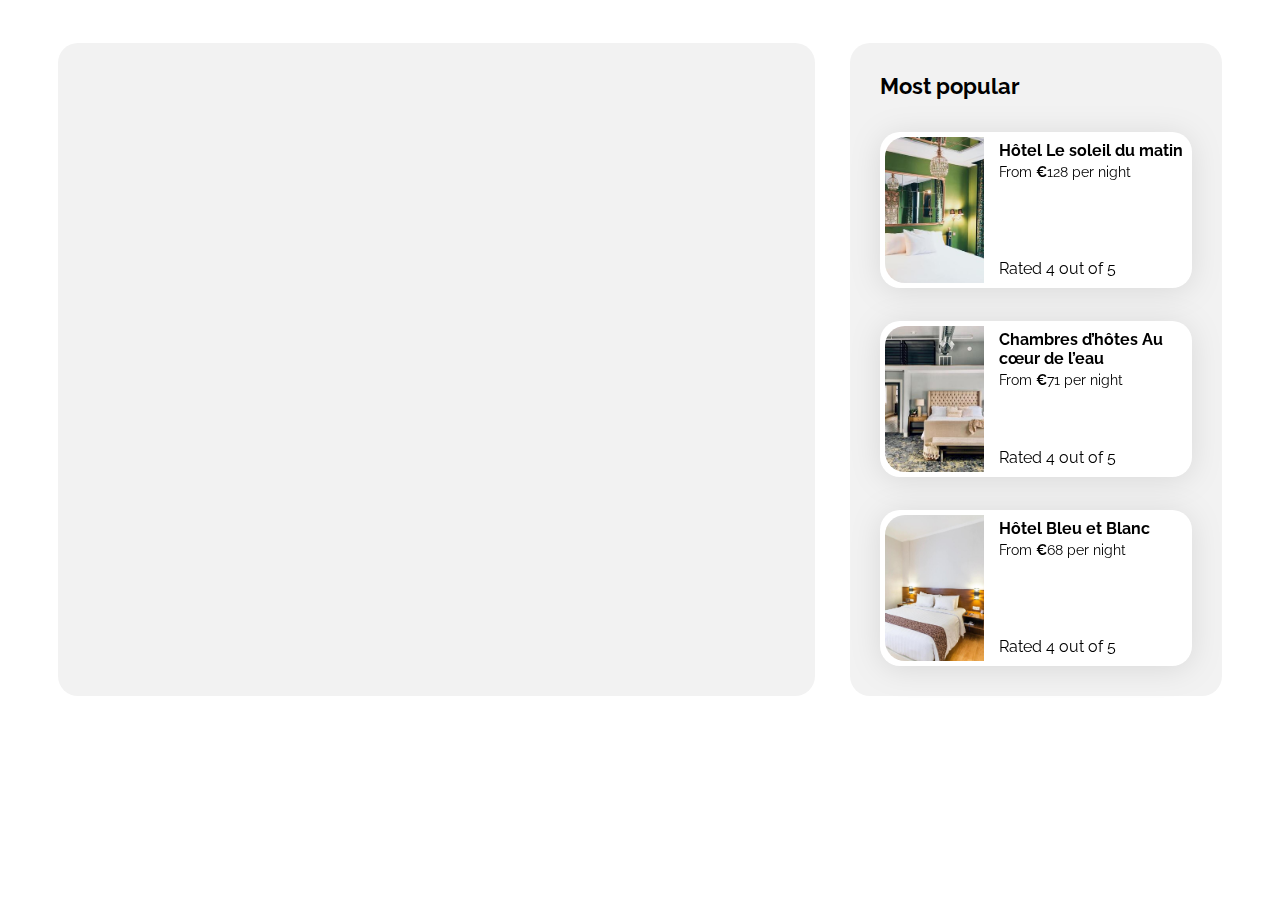
<file: index.html>
<!DOCTYPE html>
<html lang="en">

<head>
    <meta charset="UTF-8">
    <meta name="viewport" content="width=device-width, initial-scale=1.0">
    <title>Booki</title>
    <link rel="preconnect" href="https://fonts.googleapis.com">
    <link rel="preconnect" href="https://fonts.gstatic.com" crossorigin>
    <link href="https://fonts.googleapis.com/css2?family=Raleway:wght@400;500;700&display=swap" rel="stylesheet">
    <link rel="stylesheet" href="https://cdnjs.cloudflare.com/ajax/libs/font-awesome/6.2.1/css/all.min.css"
        integrity="sha512-MV7K8+y+gLIBoVD59lQIYicR65iaqukzvf/nwasF0nqhPay5w/9lJmVM2hMDcnK1OnMGCdVK+iQrJ7lzPJQd1w=="
        crossorigin="anonymous" referrerpolicy="no-referrer" />
    <link rel="stylesheet" href="./css/style.css">
</head>

<body>
    <div class="main-container">
        <header></header>
        <main>
            <div class="accommodation-and-popular">
                <section class="accommodation">

                </section>
                <section class="popular">
                    <div class="popular-title">
                        <h2 class="section-title">Most popular</h2>
                        <i class="fa-solid fa-chart-line" aria-hidden="true"></i>
                    </div>
                    <div class="popular-cards">
                        <article class="card">
                            <img src="./images/accommodation/emile-guillemot.jpg" alt="Image of hotel room showing bed">
                            <div class="card-content">
                                <div class="card-txt">
                                    <h3 class="card-title">Hôtel Le soleil du matin</h3>
                                    <p class="card-subtitle">From <span class="euro">€</span>128 per night</p>
                                </div>
                                <div class="card-rating">
                                    <i class="fa-xs fa-solid fa-star" aria-hidden="true"></i>
                                    <i class="fa-xs fa-solid fa-star" aria-hidden="true"></i>
                                    <i class="fa-xs fa-solid fa-star" aria-hidden="true"></i>
                                    <i class="fa-xs fa-solid fa-star" aria-hidden="true"></i>
                                    <i class="fa-xs fa-regular fa-star" aria-hidden="true"></i>
                                    <span class="sr-only">Rated 4 out of 5</span>
                                </div>
                            </div>
                        </article>
                        <article class="card">
                            <img src="./images/accommodation/aw-creative.jpg" alt="Image of hotel room showing bed">
                            <div class="card-content">
                                <div class="card-txt">
                                    <h3 class="card-title">Chambres d’hôtes Au cœur de l’eau</h3>
                                    <p class="card-subtitle">From <span class="euro">€</span>71 per night</p>
                                </div>
                                <div class="card-rating">
                                    <i class="fa-xs fa-solid fa-star" aria-hidden="true"></i>
                                    <i class="fa-xs fa-solid fa-star" aria-hidden="true"></i>
                                    <i class="fa-xs fa-solid fa-star" aria-hidden="true"></i>
                                    <i class="fa-xs fa-solid fa-star" aria-hidden="true"></i>
                                    <i class="fa-xs fa-regular fa-star" aria-hidden="true"></i>
                                    <span class="sr-only">Rated 4 out of 5</span>
                                </div>
                            </div>
                        </article>
                        <article class="card">
                            <img src="./images/accommodation/febrian-zakaria2.jpg" alt="Image of hotel room showing bed">
                            <div class="card-content">
                                <div class="card-txt">
                                    <h3 class="card-title">Hôtel Bleu et Blanc</h3>
                                    <p class="card-subtitle">From <span class="euro">€</span>68 per night</p>
                                </div>
                                <div class="card-rating">
                                    <i class="fa-xs fa-solid fa-star" aria-hidden="true"></i>
                                    <i class="fa-xs fa-solid fa-star" aria-hidden="true"></i>
                                    <i class="fa-xs fa-solid fa-star" aria-hidden="true"></i>
                                    <i class="fa-xs fa-solid fa-star" aria-hidden="true"></i>
                                    <i class="fa-xs fa-regular fa-star" aria-hidden="true"></i>
                                    <span class="sr-only">Rated 4 out of 5</span>
                                </div>
                            </div>
                        </article>
                    </div>
                </section>
            </div>
        </main>
        <footer></footer>
    </div>
</body>

</html>
</file>
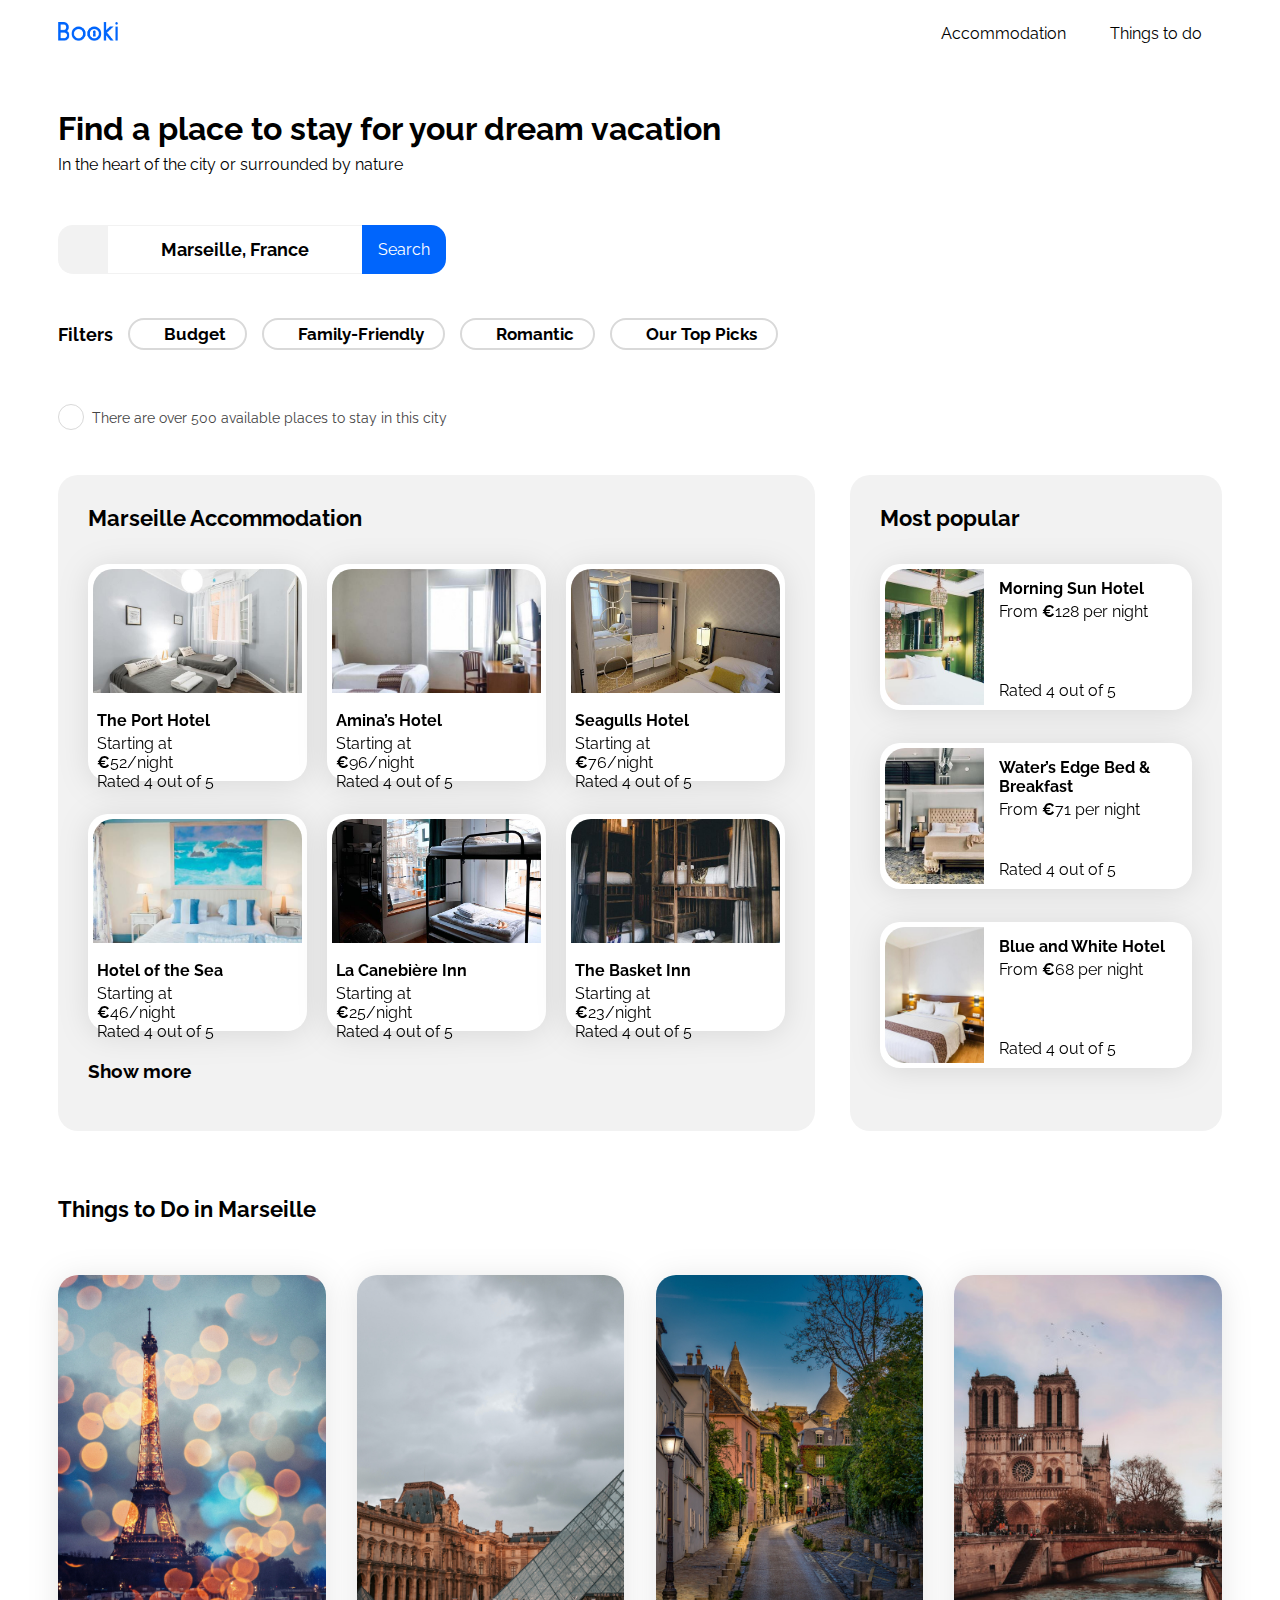
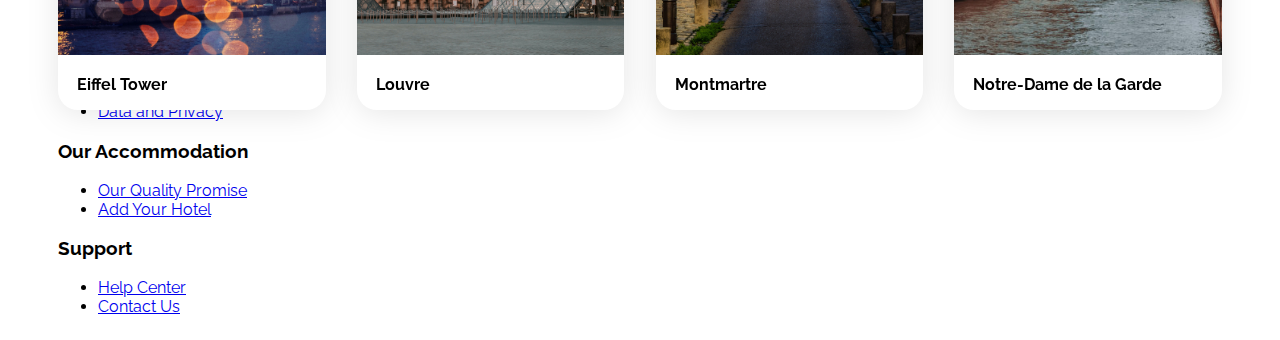
<file: Project-02/index.html>
<!DOCTYPE html>
<html lang="en">
<head>
    <meta charset="UTF-8">
    <meta name="viewport" content="width=device-width, initial-scale=1.0">
    <title>Booki</title>
    <link rel="preconnect" href="https://fonts.googleapis.com">
    <link rel="preconnect" href="https://fonts.gstatic.com" crossorigin>
    <link href="https://fonts.googleapis.com/css2?family=Raleway:wght@400;500;700&display=swap" rel="stylesheet">
    <link rel="stylesheet" href="https://cdnjs.cloudflare.com/ajax/libs/font-awesome/6.2.1/css/all.min.css"
        integrity="sha512-MV7K8+y+gLIBoVD59lQIYicR65iaqukzvf/nwasF0nqhPay5w/9lJmVM2hMDcnK1OnMGCdVK+iQrJ7lzPJQd1w=="
        crossorigin="anonymous" referrerpolicy="no-referrer" />
    <link rel="stylesheet" href="./css/style.css">
</head>
<body>
    <div class="main-container">
        <header>
            <div>
                <img  class="logo" src="images/logo/Booki.png" alt="Logo image">
            </div>
            <nav>
                <ul class="main-nav">
                    <li><a href="index.html#accommodation-anchor">Accommodation</a></li>
                    <li><a href="index.html#things-anchor">Things to do</a></li>
                </ul>
            </nav>
        </header>
        <main>
            <section class="search-and-filter">
                <header class="search-header">
                    <h1>Find a place to stay for your dream vacation</h1>
                    <p>In the heart of the city or surrounded by nature</p>
                </header>
                <form class="search-form" action="#" method="get">
                    <div class="input-icon">
                        <i class="fa-solid fa-location-dot" aria-hidden="true"></i>
                    </div>
                    <input type="text" name="location" value="Marseille, France" aria-label="Search by location">
                    <button type="submit">Search</button>
                </form>
                <div class="filters">
                    <span class="filters-label">Filters</span>
                    <button class="filter-btn"><i class="fa-solid fa-money-bill-wave" aria-hidden="true"></i>Budget</button>
                    <button class="filter-btn"><i class="fa-solid fa-person" aria-hidden="true"></i> Family-Friendly</button>
                    <button class="filter-btn"><i class="fa-solid fa-heart" aria-hidden="true"></i>Romantic</button>
                    <button class="filter-btn"><i class="fa-solid fa-fire" aria-hidden="true"></i>Our Top Picks</button>
                </div>
                <div class="search-info">
                    <i class="fa-solid fa-info" aria-hidden="true"></i>
                    <p>There are over 500 available places to stay in this city</p>
                </div>
            </section>
            <div class="accommodation-and-popular" id="accommodation-anchor">
                <section class="accommodation">
                    <div class="accommodation-title">
                        <h2 class="section-title">Marseille Accommodation</h2>
                    </div>
                    <div class="accommodation-cards">
                        <article class="card">
                            <a href="#" class="card-link">
                                <img src="./images/accommodation/fred-kleber.jpg" alt="Image of hotel room showing bed">
                                <div class="card-content">
                                    <div class="card-txt">
                                        <h3 class="card-title">The Port Hotel</h3>
                                        <p class="card-subtitle">Starting at <span class="euro">€</span>52/night</p>
                                    </div>
                                    <div class="card-rating">
                                        <i class="fa-xs fa-solid fa-star" aria-hidden="true"></i>
                                        <i class="fa-xs fa-solid fa-star" aria-hidden="true"></i>
                                        <i class="fa-xs fa-solid fa-star" aria-hidden="true"></i>
                                        <i class="fa-xs fa-solid fa-star" aria-hidden="true"></i>
                                        <i class="fa-xs fa-regular fa-star" aria-hidden="true"></i>
                                        <span class="sr-only">Rated 4 out of 5</span>
                                    </div>
                                </div>
                            </a>
                        </article>
                        <article class="card">
                            <a href="#" class="card-link">
                                <img src="./images/accommodation/febrian-zakaria.jpg" alt="Image of hotel room showing bed">
                                <div class="card-content">
                                    <div class="card-txt">
                                        <h3 class="card-title">Amina’s Hotel</h3>
                                        <p class="card-subtitle">Starting at <span class="euro">€</span>96/night</p>
                                    </div>
                                    <div class="card-rating">
                                        <i class="fa-xs fa-solid fa-star" aria-hidden="true"></i>
                                        <i class="fa-xs fa-solid fa-star" aria-hidden="true"></i>
                                        <i class="fa-xs fa-solid fa-star" aria-hidden="true"></i>
                                        <i class="fa-xs fa-solid fa-star" aria-hidden="true"></i>
                                        <i class="fa-xs fa-regular fa-star" aria-hidden="true"></i>
                                        <span class="sr-only">Rated 4 out of 5</span>
                                    </div>
                                </div>
                            </a>
                        </article>
                        <article class="card">
                            <a href="#" class="card-link">
                                <img src="./images/accommodation/reisetopia.jpg" alt="Image of hotel room showing bed">
                                <div class="card-content">
                                    <div class="card-txt">
                                        <h3 class="card-title">Seagulls Hotel</h3>
                                        <p class="card-subtitle">Starting at <span class="euro">€</span>76/night</p>
                                    </div>
                                    <div class="card-rating">
                                        <i class="fa-xs fa-solid fa-star" aria-hidden="true"></i>
                                        <i class="fa-xs fa-solid fa-star" aria-hidden="true"></i>
                                        <i class="fa-xs fa-solid fa-star" aria-hidden="true"></i>
                                        <i class="fa-xs fa-solid fa-star" aria-hidden="true"></i>
                                        <i class="fa-xs fa-regular fa-star" aria-hidden="true"></i>
                                        <span class="sr-only">Rated 4 out of 5</span>
                                    </div>
                                </div>
                            </a>
                        </article>
                        <article class="card">
                            <a href="#" class="card-link">
                                <img src="./images/accommodation/annie-spratt.jpg" alt="Image of hotel room showing bed">
                                <div class="card-content">
                                    <div class="card-txt">
                                        <h3 class="card-title">Hotel of the Sea</h3>
                                        <p class="card-subtitle">Starting at <span class="euro">€</span>46/night</p>
                                    </div>
                                    <div class="card-rating">
                                        <i class="fa-xs fa-solid fa-star" aria-hidden="true"></i>
                                        <i class="fa-xs fa-solid fa-star" aria-hidden="true"></i>
                                        <i class="fa-xs fa-solid fa-star" aria-hidden="true"></i>
                                        <i class="fa-xs fa-solid fa-star" aria-hidden="true"></i>
                                        <i class="fa-xs fa-regular fa-star" aria-hidden="true"></i>
                                        <span class="sr-only">Rated 4 out of 5</span>
                                    </div>
                                </div>
                            </a>
                        </article>
                        <article class="card">
                            <a href="#" class="card-link">
                                <img src="./images/accommodation/marcus-loke.jpg" alt="Image of hotel room showing bed">
                                <div class="card-content">
                                    <div class="card-txt">
                                        <h3 class="card-title">La Canebière Inn</h3>
                                        <p class="card-subtitle">Starting at <span class="euro">€</span>25/night</p>
                                    </div>
                                    <div class="card-rating">
                                        <i class="fa-xs fa-solid fa-star" aria-hidden="true"></i>
                                        <i class="fa-xs fa-solid fa-star" aria-hidden="true"></i>
                                        <i class="fa-xs fa-solid fa-star" aria-hidden="true"></i>
                                        <i class="fa-xs fa-solid fa-star" aria-hidden="true"></i>
                                        <i class="fa-xs fa-regular fa-star" aria-hidden="true"></i>
                                        <span class="sr-only">Rated 4 out of 5</span>
                                    </div>
                                </div>
                            </a>
                        </article>
                        <article class="card">
                            <a href="#" class="card-link">
                                <img src="./images/accommodation/nicate-lee.jpg" alt="Image of hotel room showing bed">
                                <div class="card-content">
                                    <div class="card-txt">
                                        <h3 class="card-title">The Basket Inn</h3>
                                        <p class="card-subtitle">Starting at <span class="euro">€</span>23/night</p>
                                    </div>
                                    <div class="card-rating">
                                        <i class="fa-xs fa-solid fa-star" aria-hidden="true"></i>
                                        <i class="fa-xs fa-solid fa-star" aria-hidden="true"></i>
                                        <i class="fa-xs fa-solid fa-star" aria-hidden="true"></i>
                                        <i class="fa-xs fa-solid fa-star" aria-hidden="true"></i>
                                        <i class="fa-xs fa-regular fa-star" aria-hidden="true"></i>
                                        <span class="sr-only">Rated 4 out of 5</span>
                                    </div>
                                </div>
                            </a>
                        </article>
                    </div>
                    <div class="show-more">
                        <h3 class="more"><a href="#" class="show-more-link">Show more</a></h3>
                    </div>
                </section>
                <section class="popular">
                    <div class="popular-title">
                        <h2 class="section-title">Most popular</h2>
                        <i class="fa-solid fa-chart-line" aria-hidden="true"></i>
                    </div>
                    <div class="popular-cards">
                        <article class="card">
                            <a href="#" class="card-link">
                                <img src="./images/accommodation/emile-guillemot.jpg" alt="Image of hotel room showing bed">
                                <div class="card-content">
                                    <div class="card-txt">
                                        <h3 class="card-title">Morning Sun Hotel</h3>
                                        <p class="card-subtitle">From <span class="euro">€</span>128 per night</p>
                                    </div>
                                    <div class="card-rating">
                                        <i class="fa-xs fa-solid fa-star" aria-hidden="true"></i>
                                        <i class="fa-xs fa-solid fa-star" aria-hidden="true"></i>
                                        <i class="fa-xs fa-solid fa-star" aria-hidden="true"></i>
                                        <i class="fa-xs fa-solid fa-star" aria-hidden="true"></i>
                                        <i class="fa-xs fa-regular fa-star" aria-hidden="true"></i>
                                        <span class="sr-only">Rated 4 out of 5</span>
                                    </div>
                                </div>
                            </a>
                        </article>
                        <article class="card">
                            <a href="#" class="card-link">
                                <img src="./images/accommodation/aw-creative.jpg" alt="Image of hotel room showing bed">
                                <div class="card-content">
                                    <div class="card-txt">
                                        <h3 class="card-title">Water’s Edge Bed & Breakfast</h3>
                                        <p class="card-subtitle">From <span class="euro">€</span>71 per night</p>
                                    </div>
                                    <div class="card-rating">
                                        <i class="fa-xs fa-solid fa-star" aria-hidden="true"></i>
                                        <i class="fa-xs fa-solid fa-star" aria-hidden="true"></i>
                                        <i class="fa-xs fa-solid fa-star" aria-hidden="true"></i>
                                        <i class="fa-xs fa-solid fa-star" aria-hidden="true"></i>
                                        <i class="fa-xs fa-regular fa-star" aria-hidden="true"></i>
                                        <span class="sr-only">Rated 4 out of 5</span>
                                    </div>
                                </div>
                            </a>
                        </article>
                        <article class="card">
                            <a href="#" class="card-link">
                                <img src="./images/accommodation/febrian-zakaria2.jpg" alt="Image of hotel room showing bed">
                                <div class="card-content">
                                    <div class="card-txt">
                                        <h3 class="card-title">Blue and White Hotel</h3>
                                        <p class="card-subtitle">From <span class="euro">€</span>68 per night</p>
                                    </div>
                                    <div class="card-rating">
                                        <i class="fa-xs fa-solid fa-star" aria-hidden="true"></i>
                                        <i class="fa-xs fa-solid fa-star" aria-hidden="true"></i>
                                        <i class="fa-xs fa-solid fa-star" aria-hidden="true"></i>
                                        <i class="fa-xs fa-solid fa-star" aria-hidden="true"></i>
                                        <i class="fa-xs fa-regular fa-star" aria-hidden="true"></i>
                                        <span class="sr-only">Rated 4 out of 5</span>
                                    </div>
                                </div>
                            </a>
                        </article>
                    </div>
                </section>
            </div>
            <div class="things-to-do" id="things-anchor">
                <section class="things">
                    <div class="things-title">
                        <h2 class="section-title">Things to Do in Marseille</h2>
                    </div>
                    <div class="things-cards">
                        <article class="card">
                            <a href="#" class="card-link">
                                <img src="./images/activites/Eiffel Tower.jpg" alt="Image of The Old Port">
                                <h3 class="card-title">Eiffel Tower</h3>
                            </a>
                        </article>
                        <article class="card">
                            <a href="#" class="card-link">
                                <img src="./images/activites/Louvre.jpg" alt="Image of The Old Port">
                                <h3 class="card-title">Louvre</h3>
                            </a>
                        </article>
                        <article class="card">
                            <a href="#" class="card-link">
                                <img src="./images/activites/Montmartre.jpg" alt="Image of The Old Port">
                                <h3 class="card-title">Montmartre</h3>
                            </a>
                        </article>
                        <article class="card">
                            <a href="#" class="card-link">
                                <img src="./images/activites/Notre dame.jpg" alt="Image of The Old Port">
                                <h3 class="card-title">Notre-Dame de la Garde</h3>
                            </a>
                        </article>
                    </div>
                </section>
            </div>
        </main>
        <footer class="footer">
            <div class="footer-container">
                <div class="footer-column">
                <h3>About</h3>
                <ul>
                    <li><a href="#">Using the Website</a></li>
                    <li><a href="#">Terms and Conditions</a></li>
                    <li><a href="#">Data and Privacy</a></li>
                </ul>
                </div>
                <div class="footer-column">
                <h3>Our Accommodation</h3>
                <ul>
                    <li><a href="#">Our Quality Promise</a></li>
                    <li><a href="#">Add Your Hotel</a></li>
                </ul>
                </div>
                <div class="footer-column">
                <h3>Support</h3>
                <ul>
                    <li><a href="#">Help Center</a></li>
                    <li><a href="#">Contact Us</a></li>
                </ul>
                </div>
            </div>
        </footer>
    </div>
</body>
</html>
</file>
<file: css/style.css>
/****** General ***********/
* {
    font-family: 'Raleway', sans-serif;
}

html {
    scroll-behavior: smooth; 
}

html, body { 
    min-width: 320px; 
}

:root {
    --main-color: #0065FC;
    --main-bg-color: #F2F2F2;
    --filter-bg-color: #DEEBFF;
}

.fa-solid {
    color: var(--main-color);
}

.main-container {
    width: 100%;
    padding: 0 50px;
    margin: 0 auto;
    box-sizing: border-box;
    min-width: 320px;
    max-width: 1440px;
}

.section-title {
    margin: 0;
    font-size: 22px;
}

.card {
    background-color: white;
    border-radius: 20px;
    padding: 5px;
    filter: drop-shadow(0px 3px 15px rgba(0, 0, 0, 0.1));
    transition: box-shadow 0.2s;
}

.card img {
    object-fit: cover;
}

.card-title {
    font-size: 16px;
    margin-top: 4px;
    margin-bottom: 4px;
}

.card-subtitle {
    margin: 0;
    font-size: 14px;
}

.card-link {
    display: block;
    height: 100%;
    width: 100%;
    text-decoration: none;
    color: inherit;
}

.card:hover {
    box-shadow: 0 4px 20px rgba(0, 0, 0, 0.15);
    cursor: pointer;
}

.euro {
    font-weight: 700;
}

.neutralStar {
    color: var(--main-bg-color)
}

/****** Accommodation And Popular ***********/
.accommodation-and-popular {
    display: flex;
    justify-content: space-between;
    margin-top: 35px;
}

.accommodation-and-popular section {
    border-radius: 20px;
    padding: 30px;
    box-sizing: border-box;
}

/****** Accommodation ***********/
.accommodation {
    background-color: var(--main-bg-color);
    width: 65%;
}

.accommodation-title {
    display: flex;
    justify-content: start;
    align-items: center;
}

.accommodation-cards {
    display: flex;
    flex-flow: row wrap;
    justify-content: space-between;
    padding: 0;
}

.accommodation-cards .card {
    display: flex;
    flex-direction: column;
    margin-top: 33px;
    width: 30%;
    height: 207px;
}

.accommodation-cards img {
    width: 100%;
    height: 124px;
    border-top-right-radius: 20px;
    border-top-left-radius: 20px;
}

.card-content {
    display: flex;
    flex-direction: column;
    justify-content: space-between;
    box-sizing: border-box;
}

.accommodation-cards .card-content {
    padding-left: 15px;
    height: 83.25px;
}

.accommodation-cards .card-rating {
    margin-bottom: 5px;
}

.show-more {
    display: flex;
    align-items: center;
    margin-top: 10px;
}

.show-more-link {
    color: #000;
    text-decoration: none;
    transition: color 0.2s;
}

.show-more-link:hover{
    color: var(--main-color);
}

/****** Popular ***********/
.popular {
    background-color: var(--main-bg-color);
    width: 32%;
}

.popular-title {
    display: flex;
    justify-content: space-between;
    align-items: center;
}

.popular-cards .card {
    display: flex;
    margin-top: 33px;
}

.popular-cards img {
    width: 33%;
    height: 146px;
    border-top-left-radius: 20px;
    border-bottom-left-radius: 20px;
}

.popular-cards .card-link {
    display: flex;
    flex-direction: row;
    width: 100%;
    height: 100%;
}

.popular-cards .card-content {
    width: 67%;
    height: 146px;
    padding-left: 15px;
}

.popular-cards .card-rating {
    margin-bottom: 5px;
}

/****** Header ***********/
header{
    display: flex;
    justify-content: space-between;
    align-items: center;
    margin-bottom: 30px;
}

.main-nav{
    list-style: none;
}

.main-nav li{
    display: inline-block;
    padding: 0px 20px;
}

.main-nav li a{
    border-top: 2px solid transparent;
    transition: all 0.2s ease 0s;
    text-decoration: none;
    padding-top: 14px;
    color: black;
}

.main-nav li a:hover{
    border-top-color: var(--main-color);
    color: var(--main-color);
}

.logo{
    height: 19px;
    width: auto;
    cursor: pointer;
}

/****** Search and filter ***********/
.search-and-filter {
    display: flex;
    flex-direction: column;
    gap: 35px;
    max-width: 800px;
}

.search-header {
    display: flex;
    flex-direction: column;
    align-items: flex-start;
    text-align: left;
    margin: 0;
}

.search-header p {
    margin-top: 0;
}

.search-header h1 {
    margin-bottom: 8px;
    font-size: 22px;
}

.search-form {
    display: flex;
    align-items: stretch;
    height: 49px;
    max-width: 338px;
    border: 1px solid #F2F2F2;
    border-radius: 15px;
}

.input-icon {
    background-color: #f2f2f2;
    border-radius: 15px 0 0 15px;
    width: 49px;
    display: flex;
    align-items: center;
    justify-content: center;
    flex-shrink: 0;
}

.input-icon i {
    font-size: 20px;
    color: #000;
}

.search-form input {
    min-width: 0;
    border: none;
    outline: none;
    font-size: 18px;
    padding: 0 16px;
    font-weight: 700;
    flex: 1;
    background-color: #fff;
    text-align: center;
}

.search-form button {
    background-color: var(--main-color);
    color: white;
    border: 3px solid var(--main-color);
    border-left: none;
    padding: 0 16px;
    font-size: 16px;
    border-radius: 0 15px 15px 0;
    cursor: pointer;
    height: 100%;
    white-space: nowrap;
    transition: all 0.2s;
}

.search-form button:hover {
    background-color: #0050c7;
    border-color: #0050c7;
}

.search-form .search-btn i {
    display: none;
}

.search-form .search-btn .btn-text {
    display: inline;
}

.filters {
    display: flex;
    align-items: center;
    flex-wrap: wrap;
    gap: 15px;
}

.filters-label {
    font-weight: bold;
    font-size: 18px;
}

.filter-btn {
    display: flex;
    align-items: center;
    gap: 15px;
    height: 50px;
    background-color: #fff;
    border: 2px solid #d9d9d9;
    border-radius: 25px;
    padding: 4px 19px;
    font-size: 17px;
    font-weight: bold;
    cursor: pointer;
    transition: background-color 0.2s;
}

.filter-btn:hover {
    background-color: var(--filter-bg-color);
}

.search-info {
    display: flex;
    align-items: center;
    gap: 8px;
    font-size: 14.4px;
    color: #444;
}

.search-info i {
    border: 1px solid #d9d9d9;
    border-radius: 50%;
    width: 24px;
    height: 24px;
    display: flex;
    align-items: center;
    justify-content: center;
    background-color: white;
}

/****** Things To Do ***********/
.things-to-do {
    display: flex;
    justify-content: space-between;
    padding: 30px;
    margin-top: 35px;
}

.things{
    width: 100%;
}

.things-title {
    padding-top: 30px;
    display: flex;
    justify-content: start;
    align-items: center;
    margin-bottom: 20px;
}

.things-cards {
    display: flex;
    gap: 30px;
    justify-content: space-between;
}

.things-cards .card {
    display: flex;
    flex-direction: column;
    margin-top: 33px;
    width: 23%;
    overflow: hidden;
    text-align: left;
    padding: 0;
}

.things-cards img {
    width: 100%;
    height: 380px;
}

.things-cards .card-title {
    margin-left: 19px;
    display: flex;
    justify-content: start;
    font-size: 16px;    
}

/****** Footer ***********/
.footer{
    background-color: var(--main-bg-color);
    width: 100%;
    margin-top: 65px;
}

.footer-container{
    display: flex;
    justify-content: space-between;
    max-width: 1200px;
    box-sizing: border-box;
    padding: 0 20px;
}

.footer-column {
    min-width: 200px;
}

.footer-column h3 {
    font-size: 16px;
    margin-bottom: 10px;
}

.footer-column ul {
    list-style: none;
    padding: 0;
}

.footer-column li {
    margin-bottom: 6px;
}

.footer-column a {
    color: black;
    text-decoration: none;
    font-size: 14px;
    transition: color 0.2s;
}

.footer-column a:hover {
    color: var(--main-color);
}

/****** Tablet ***********/
@media (max-width: 1024px) {
    .filters-label {
        width: 100%;
        margin-bottom: 20px;
    }

    .accommodation-and-popular {
        flex-direction: column;
        gap: 50px;
        margin-top: 28px;
    }

    .popular, .accommodation { 
        width: 100%; 
    }

    .popular-cards {
        display: flex;
        flex-wrap: wrap;
        gap: 16px;
        margin: 0;
    }

    .popular-cards .card {
        flex: 1 1 calc(33.333% - 16px);
        display: flex;
        flex-direction: column;
        box-sizing: border-box; 
    }

    .popular-cards img {    
        width: 33%;
        object-fit: cover;
        border-radius: 20px 0 0 20px;
    }

    .popular-cards .card-link {
        display: flex;
        flex-direction: row;
        width: 100%;
        height: 100%;
    }

    .popular-cards .card-content {
        width: 60%;
        height: 100%;
    }

    .popular-cards .card-txt {
        margin: 0;
    }

    .popular-cards .card-rating {
        margin-top: auto;
    }

    .things-cards img {
        height: 200px;
    }
}

/****** Mobile ***********/
@media (max-width: 768px) {
    body {
        margin: auto;
    }

    header{
        flex-direction: column;
        align-items: center;
        gap: 12px;
        margin-bottom: 20px;
    }
    
    .main-container {
        padding: 0;
        margin: 0;
        max-width: 100%;
    }

    .logo{ 
        height: 19px; 
        padding-top: 30px;
    }

    nav {
        width: 100%;
    }

    .main-nav{
        display: flex;
        justify-content: stretch;
        width: 100%;
        padding: 0;
        margin: 0;
        list-style: none;
        border-bottom: 1px solid #e6e6e6;
    }

    .main-nav li{
        display: block;
        flex: 1 1 0;
        text-align: center;
        padding: 0;
    }

    .main-nav li a{
        display: flex;
        align-items: center;
        justify-content: center;
        width: 100%;
        padding: 14px 0;
        margin: 0;
        text-decoration: none;
        color: #000;
        font-weight: 400;
        border-bottom: 2px solid transparent;
        transition: color .2s, border-color .2s;
        border-top: none;
        padding-top: 14px;
    }

    .main-nav li a:hover{
        color: var(--main-color);
        border-bottom-color: var(--main-color);
    }

    .search-and-filter{
        padding: 0 20px;
    }

    .input-icon{
        flex: 0 0 49px;
        width: 49px;
    }
    
    .search-form {
        width: 100%;
        max-width: none;
        height: 49px;
        overflow: visible;
    }

    .search-form .search-btn {
        flex: 0 0 49px;
        width: 49px;
        padding: 0;
        display: inline-flex;
        align-items: center;
        justify-content: center;
        border-radius: 15px;
        box-shadow: 0 4px 5px 1px rgba(0,0,0,.35);
        position: relative; z-index: 1;
        border: none;
        box-sizing: border-box;
    }

    .search-form .search-btn .btn-text {
        display: none;
    }

    .search-form .search-btn i {
        display: inline-block;
        font-size: 18px;
        color: #fff;
    }

    .filters-label {
        flex-basis: 100%;
        margin-bottom: 4px;
    }

    .filters {
        display: flex;
        flex-wrap: wrap;
        gap: 12px;
        justify-content: flex-start;
        align-items: flex-start;
        height: auto;
    }

    .filter-btn {
        display: inline-flex;
        flex: 0 0 auto;
        width: auto;
        white-space: nowrap;
        padding: 10px 16px;
        height: 50px;
        align-items: center;
        gap: 10px;
        font-size: 14px;
    }

    .filter-btn i {
        margin-right: 8px;
    }

    .accommodation-and-popular {
        display: flex;
        flex-direction: column;
        gap: 20px;
    }
    .popular {
        border-radius: 0 !important;
        order: -1;
    }

    .accommodation {
        background-color: white;
        order: 0;
    }

    .accommodation-cards {
        display: flex;
        flex-direction: column;
        gap: 15px;
    }

    .accommodation-cards .card {
        display: flex;
        flex-direction: column;
        width: 100%;
        min-height: 207.25px;
    }

    .accommodation-cards img {
        height: 124px;
    }

    .accommodation-cards .card-link {
        display: flex;
        flex-direction: column;
        flex: 1;
    }

    .popular-cards {
        display: flex;
        flex-direction: column;
        gap: 15px;
        margin: 0;
        min-height: 146px;
    }

    .popular-cards .card {
        flex: 0 0 auto;
        width: 100%;
    }

    .popular-cards img {
        width: 33%;
        height: 146px;
        border-radius: 20px 0 0 20px;
        flex: 0 0 33%;
        object-fit: cover;
    }

    .popular-cards .card-link {
        display: flex;
        flex-direction: row;
        align-items: stretch;
        height: auto;
    }

    .accommodation-cards .card-content {
        flex: 1;
        padding-bottom: 8px;
        width: auto;
    }

    .popular-cards .card-content {
        height: 146px;
        width: auto;
        flex: 1 1 auto;
        padding-left: 15px;
    }

    .popular-cards .card-rating, 
    .accommodation-cards .card-rating {
        margin-top: auto;
        margin-bottom: 0;
    }

    .popular-cards .card-title, 
    .accommodation-cards .card-title {
        margin-top: 10px;
        margin-bottom: 0;
    }

    .things-to-do {
        padding-top: 0;
        margin-top: 0;
    }

    .things-cards {
        flex-direction: column;
        gap: 15px;
    }

    .things-cards .card {
        width: 100%;
    }

    .things-cards img {
        height: 141px;
    }

    .footer-container {
        flex-direction: column;
    }
}

@media (max-width: 648px) { 
    .filter-btn {
        width: 160px; 
    } 
}
</file>
<file: Project-02/css/style.css>
/****** General ***********/
* {
    font-family: 'Raleway', sans-serif;
}

:root {
    --main-color: #0065FC;
    --main-bg-color: #F2F2F2;
    --filter-bg-color: #DEEBFF;
}

.fa-solid, .fa-regular {
    color: var(--main-color);
}

body {
    display: flex;
    justify-content: center;
}

.main-container {
    width: 100%;
    padding: 0 50px;
    box-sizing: border-box;
}

.section-title {
    margin: 0;
    font-size: 22px;
}

.card {
    background-color: white;
    border-radius: 20px;
    padding: 5px;
    filter: drop-shadow(0px 3px 15px rgba(0, 0, 0, 0.1));
    transition: box-shadow 0.2s;
}

.card img {
    object-fit: cover;
}

.card-title {
    font-size: 16px;
}

.card-link {
    display: block;
    height: 100%;
    width: 100%;
    text-decoration: none;
    color: inherit;
}

.card:hover {
    box-shadow: 0 4px 20px rgba(0, 0, 0, 0.15);
    cursor: pointer;
}

.euro {
    font-weight: 700;
}

.neutralStar {
    color: var(--main-bg-color)
}

/****** Accommodation And Popular ***********/
.accommodation-and-popular {
    display: flex;
    justify-content: space-between;
    margin-top: 35px;
}

.accommodation-and-popular section {
    background-color: var(--main-bg-color);
    border-radius: 20px;
    padding: 30px;
    box-sizing: border-box;
}

/****** Accommodation ***********/
.accommodation {
    width: 65%;
}

.accommodation-title {
    display: flex;
    justify-content: start;
    align-items: center;
}

.accommodation-cards {
    display: flex;
    flex-flow: row wrap;
    justify-content: space-between;
}

.accommodation-cards .card {
    display: flex;
    flex-direction: column;
    margin-top: 33px;
    width: 30%;
    height: 207px;
}

.accommodation-cards img {
    width: 100%;
    height: 124px;
    border-top-right-radius: 20px;
    border-top-left-radius: 20px;
}

.accommodation-cards .card-content {
    width: 67%;
    padding: 4px;
    display: flex;
    flex-direction: column;
    justify-content: space-between;
    box-sizing: border-box;
}

.accommodation-cards .card-title {
    margin-top: 10px;
    margin-bottom: 4px;
}

.accommodation-cards .card-subtitle {
    margin: 0;
}

.accommodation-cards .card-rating {
    margin-bottom: 5px;
}

.show-more {
    display: flex;
    align-items: center;
    margin-top: 10px;
}

.show-more-link {
    color: #000;
    text-decoration: none;
    transition: color 0.2s;
}

.show-more-link:hover{
    color: var(--main-color);
}

/****** Popular ***********/
.popular {
    width: 32%;
}

.popular-title {
    display: flex;
    justify-content: space-between;
    align-items: center;
}

.popular-cards .card {
    display: flex;
    margin-top: 33px;
}

.popular-cards img {
    width: 33%;
    height: 136px;
    border-top-left-radius: 20px;
    border-bottom-left-radius: 20px;
}

.popular-cards .card-link {
    display: flex;
    flex-direction: row;
    width: 100%;
    height: 100%;
}

.popular-cards .card-content {
    width: 67%;
    padding-left: 15px;
    display: flex;
    flex-direction: column;
    justify-content: space-between;
    box-sizing: border-box;
}

.popular-cards .card-title {
    margin-top: 10px;
    margin-bottom: 4px;
}

.popular-cards .card-subtitle {
    margin: 0;
}

.popular-cards .card-rating {
    margin-bottom: 5px;
}

/****** Header ***********/
header{
    display: flex;
    justify-content: space-between;
    align-items: center;
    margin-bottom: 30px;
}

.main-nav{
    list-style: none;
}

.main-nav li{
    display: inline-block;
    padding: 0px 20px;
}

.main-nav li a{
    transition: all 0.2s ease 0s;
    color: black;
    text-decoration: none;
}

.main-nav li a:hover{
    border-top-style: solid;
    border-color: var(--main-color);
    border-width: 2px;
    color: var(--main-color);
    padding-top: 14px;
}

.logo{
    height: 19px;
    width: auto;
    cursor: pointer;
}

/****** Search and filter ***********/
.search-and-filter {
    display: flex;
    flex-direction: column;
    gap: 35px;
    max-width: 800px;
}

.search-header {
    display: flex;
    flex-direction: column;
    align-items: flex-start;
    text-align: left;
    margin: 0;
}

.search-header p {
    margin-top: 0;
}

.search-header h1 {
    margin-bottom: 8px;
}

.search-form {
    display: flex;
    align-items: stretch;
    height: 49px;
    max-width: 338px;
}

.input-icon {
    background-color: #f2f2f2;
    border: 1px solid #f2f2f2;
    border-right: none;
    border-radius: 15px 0 0 15px;
    width: 49px;
    display: flex;
    align-items: center;
    justify-content: center;
    flex-shrink: 0;
}

.input-icon i {
    font-size: 20px;
    color: #000;
}

.search-form input {
    border: none;
    outline: none;
    font-size: 18px;
    padding: 0 16px;
    font-weight: 700;
    flex: 1;
    background-color: #fff;
    border: 1px solid #f2f2f2;
    border-left: none;
    border-right: none;
    text-align: center;
}

.search-form button {
    background-color: var(--main-color);
    color: white;
    border: none;
    padding: 0 16px;
    font-size: 16px;
    border-radius: 0 15px 15px 0;
    cursor: pointer;
    height: 100%;
    white-space: nowrap;
    transition: background-color 0.2s;
}

.search-form button:hover {
    background-color: #0050c7;
}

.filters {
    display: flex;
    align-items: center;
    flex-wrap: wrap;
    gap: 15px;
    height: 50px;
}

.filters-label {
    font-weight: bold;
    font-size: 18px;
}

.filter-btn {
    display: flex;
    align-items: center;
    gap: 15px;
    background-color: #fff;
    border: 2px solid #d9d9d9;
    border-radius: 25px;
    padding: 4px 19px;
    font-size: 17px;
    font-weight: bold;
    cursor: pointer;
    transition: background-color 0.2s;
}

.filter-btn:hover {
    background-color: #deebff;
}

.search-info {
    display: flex;
    align-items: center;
    gap: 8px;
    font-size: 14.4px;
    color: #444;
}

.search-info i {
    border: 1px solid #d9d9d9;
    border-radius: 50%;
    width: 24px;
    height: 24px;
    display: flex;
    align-items: center;
    justify-content: center;
    background-color: white;
}

/****** Things To Do ***********/
.things-to-do {
    display: flex;
    justify-content: space-between;
    margin-top: 35px;
    height: 439px;
}

.things{
    width: 100%;
}

.things-title {
    padding-top: 30px;
    display: flex;
    justify-content: start;
    align-items: center;
    margin-bottom: 20px;
}

.things-cards {
    display: flex;
    gap: 30px;
    justify-content: space-between;
}

.things-cards .card {
    display: flex;
    flex-direction: column;
    margin-top: 33px;
    width: 23%;
    overflow: hidden;
    text-align: left;
    padding: 0;
}

.things-cards img {
    width: 100%;
    height: 380px;
}

.things-cards .card-title {
    margin-left: 19px;
    display: flex;
    justify-content: start;
    font-size: 16px;    
}
</file>
